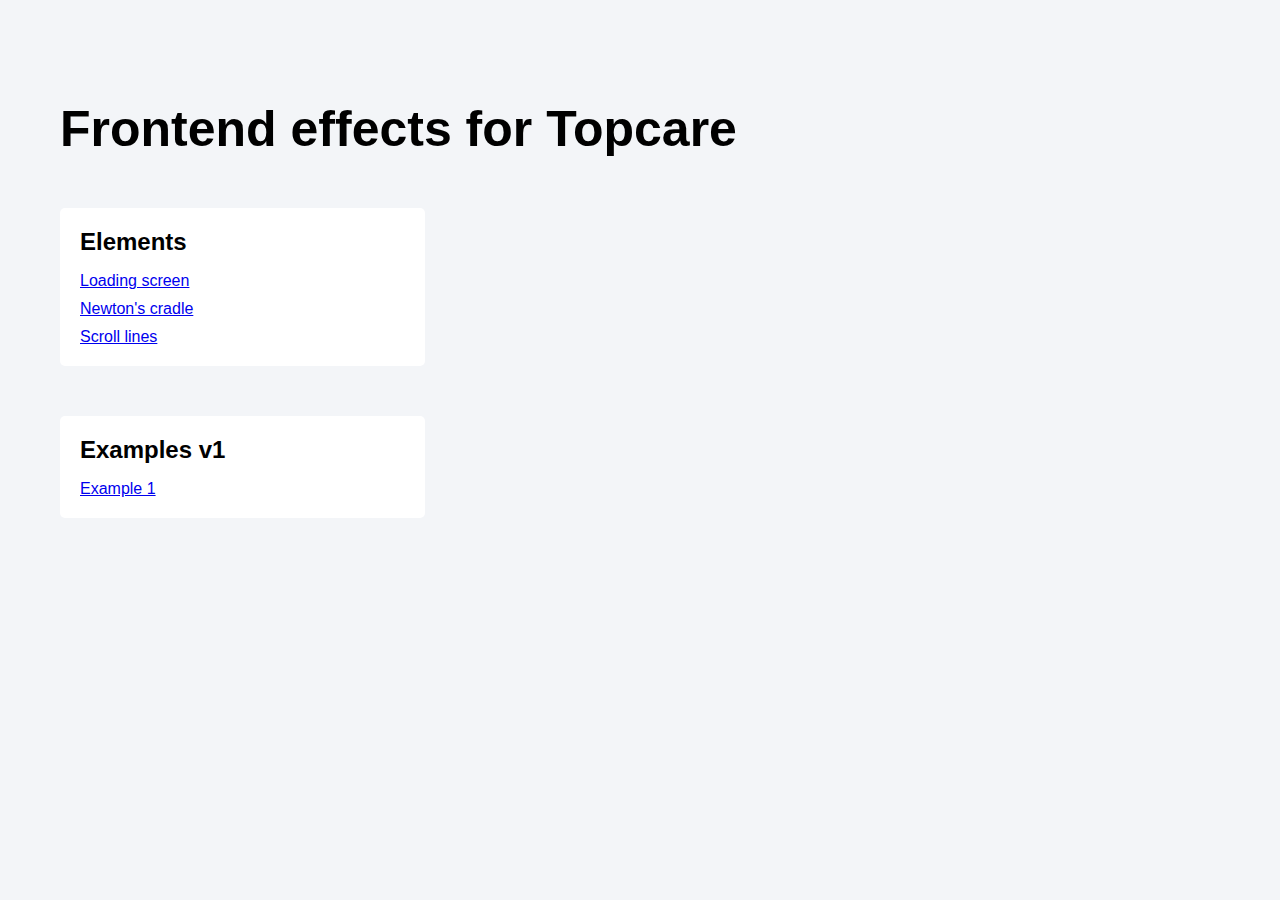
<file: index.html>
<!DOCTYPE html>
<html lang="en">

<head>
    <meta charset="UTF-8">
    <meta http-equiv="X-UA-Compatible" content="IE=edge">
    <meta name="viewport" content="width=device-width, initial-scale=1.0">
    <link rel="stylesheet" href="./styles/homeStyle.css">
    <title>Home</title>
</head>

<body>
    <header>
        <h1>Frontend effects for Topcare</h1>
    </header>
    <main>
        <section>
            <article>
                <h2>Elements</h2>
                <ul>
                    <li><a href="./pages/logo-1.html">Loading screen</a></li>
                    <li><a href="./pages/newton.html">Newton's cradle</a></li>
                    <li><a href="./pages/scrollLines.html">Scroll lines</a></li>
                </ul>
            </article>
        </section>
        <section>
            <article>
                <h2>Examples v1</h2>
                <ul>
                    <li><a href="./pages/examples-v1/example1.html">Example 1</a></li>
                </ul>
            </article>
        </section>
    </main>
</body>

</html>
</file>
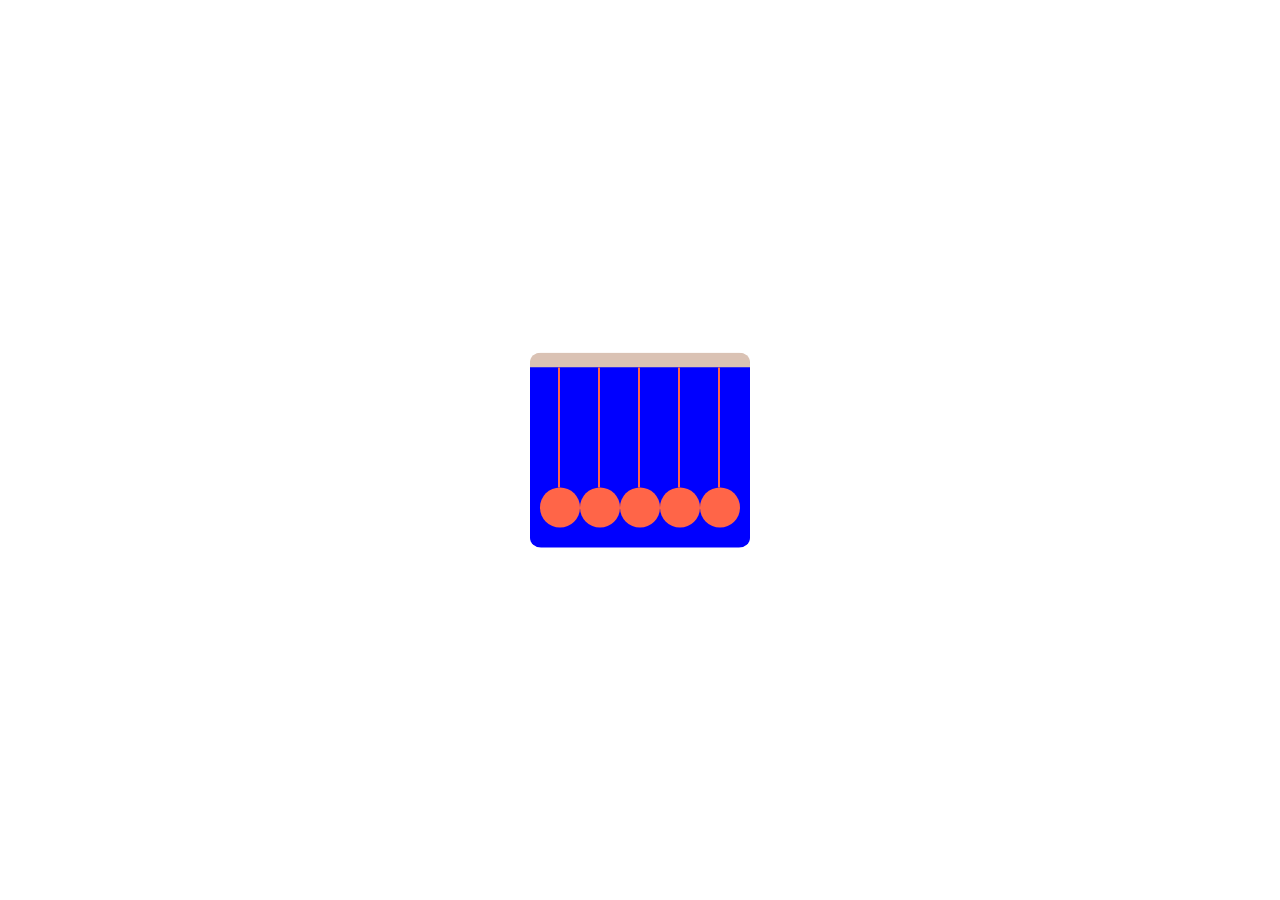
<file: pages/newton.html>
<!DOCTYPE html>
<html lang="en">
<head>
    <meta charset="UTF-8">
    <meta http-equiv="X-UA-Compatible" content="IE=edge">
    <meta name="viewport" content="width=device-width, initial-scale=1.0">
    <title>Newton's cradle</title>
    <link rel="stylesheet" href="../styles/newton.css">
</head>
<body>
    <div class="pendulum">
        <div class="pendulum_box">
          <div class="ball first"></div>
            <div class="ball"></div>
            <div class="ball"></div>
            <div class="ball"></div>
            <div class="ball last"></div>
        </div>
      </div>
</body>
</html>
</file>
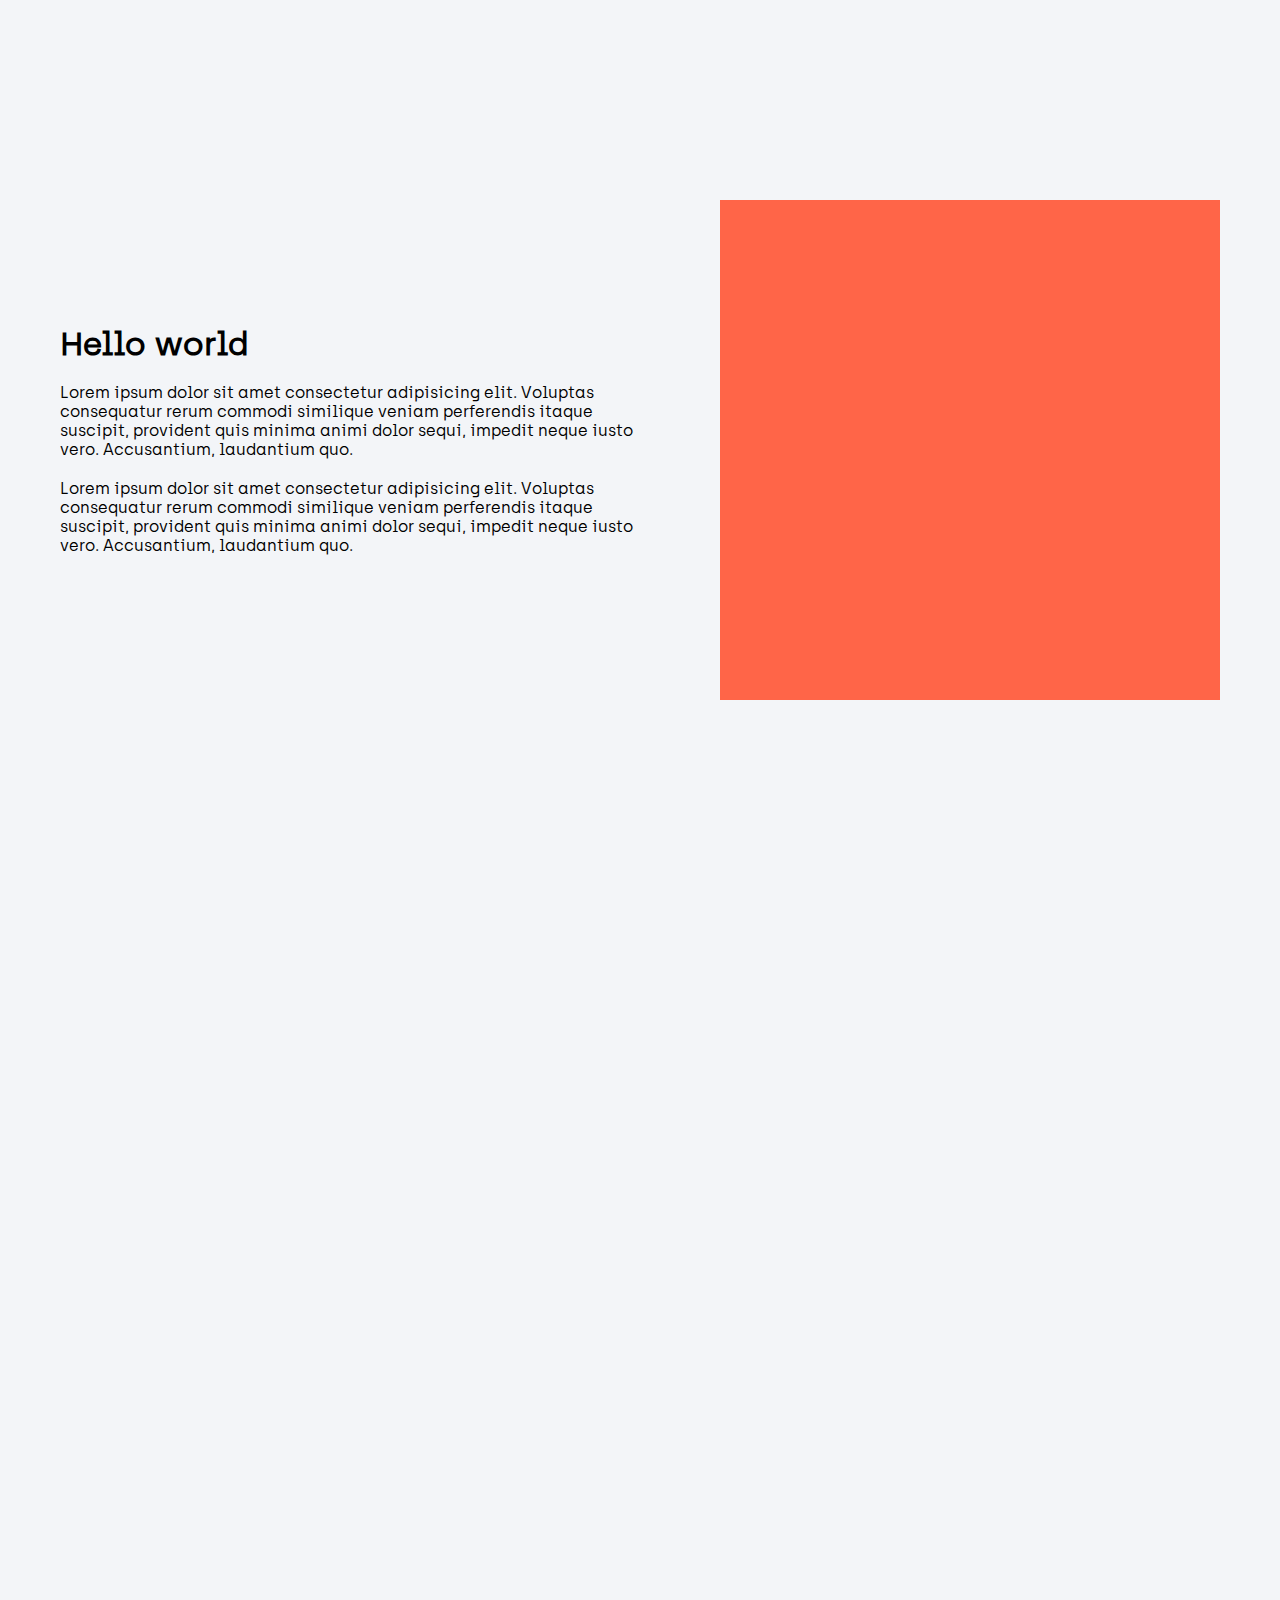
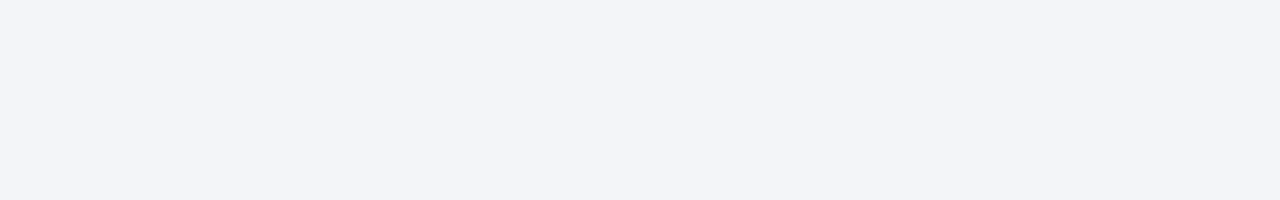
<file: pages/scrollLines.html>
<!DOCTYPE html>
<html lang="en">

<head>
    <meta charset="UTF-8">
    <meta http-equiv="X-UA-Compatible" content="IE=edge">
    <meta name="viewport" content="width=device-width, initial-scale=1.0">
    <title>Document</title>
    <link rel="stylesheet" href="../styles/scrollLines.css">
    <script src="http://ajax.googleapis.com/ajax/libs/jquery/1.7.1/jquery.min.js" type="text/javascript"></script>
    <script src="../scripts/scrollLines.js" defer></script>
</head>

<body>
    <!-- <section>

    </section> -->
    <section>
        <div class="container">
            <div class="content">
                <h1>Hello world</h1>
                <p>Lorem ipsum dolor sit amet consectetur adipisicing elit. Voluptas consequatur rerum commodi similique
                    veniam perferendis itaque suscipit, provident quis minima animi dolor sequi, impedit neque iusto vero.
                    Accusantium, laudantium quo.</p>
                <p>Lorem ipsum dolor sit amet consectetur adipisicing elit. Voluptas consequatur rerum commodi similique
                    veniam perferendis itaque suscipit, provident quis minima animi dolor sequi, impedit neque iusto vero.
                    Accusantium, laudantium quo.</p>
            </div>
            <div class="visual">
                <img src="../images/ball-line-1.png" alt="" id="ball-line-1" class="ball-line-1">
                <img src="../images/ball-line-2.png" alt="" id="ball-line-2" class="ball-line-2">
            </div>
        </div>
    </section>
    <section></section>
</body>

</html>
</file>
<file: styles/homeStyle.css>
* {
    margin: 0;
    padding: 0;
    box-sizing: border-box;
}

body {
    background-color: #F3F5F8;
    font-family: 'Arial';
}

header, main {
    padding: 0 60px;
}

section {
    padding-top: 50px;
    max-width: 1200px;
    margin: auto;
    display: flex;
    gap: 30px;
    flex-wrap: wrap;
}

h1 {
    padding-top: 100px;
    max-width: 1200px;
    margin: auto;
    font-size: 50px;
}

h2 {
    margin-bottom: 16px;
}

article {
    width: calc(33% - 18px);
    background-color: white;
    padding: 20px;
    border-radius: 5px;
}

ul {
    display: flex;
    gap: 10px;
    flex-direction: column;
}

li {
    list-style: none;
}

.buttons-container {
    display: flex;
    gap: 10px;
    justify-content: space-between;
}
</file>
<file: styles/newton.css>
body{
  }
  .pendulum{
    position:absolute; 
    width: 220px;
    height: 180px;
    background-color: #0000FF;
    top:50%;
    left:  50%;
    border-radius: 5%;
    align-items: center;
    border-top: 15px solid #DAC2B4;
    transform: translate(-50%, -50%);
    }
  .pendulum_box{
    display: flex;
    padding: 120px 0 0 10px;
    position: absolute;
    flex: 1;
  }
  .ball{
    height: 40px;
    width: 40px;
    border-radius: 50%;
    background-color: #FF6548;
    position: relative;
    transform-origin: 50% -300%;
    
  }
    .ball::before{
      content: '';
      width: 2px;
      height: 120px;
      background-color: #FF6548
      ;
      left: 18px;
      top: -120px;
      position: absolute;
    }
  
  .ball.first{
    animation: firstball .9s alternate ease-in infinite;
  }
  
  @keyframes firstball{
    0%{
      transform: rotate(35deg);
    }
    50%{
      transform: rotate(0deg);
    }
  }
  
  .ball.last{
    animation: lastball .9s alternate ease-out infinite;
  }
  
  @keyframes lastball{
    50%{
      transform: rotate(0deg);
    }
    100%{
      transform: rotate(-35deg);
    }
  }
</file>
<file: styles/scrollLines.css>
* {
    margin: 0;
    padding: 0;
    box-sizing: border-box;
}

@font-face {
    font-family: 'Archia';
    src:  url('../fonts/Archia-Regular.otf') format('opentype');
}

body {
    background-color: #F3F5F8;
    font-family: 'Archia';
    overflow-x: hidden;
}

section {
    width: 100vw;
    height: 100vh;
    display: flex;
    align-items: center;
    justify-content: center;
}

.container {
    display: flex;
    gap: 60px;
    align-items: center;
}

.content {
    max-width: 600px;
}

h1, p {
    margin-bottom: 20px;
}

.visual {
    overflow: hidden;
    position: relative;
    width: 500px;
    height: 500px;
    background-color: #FF6548;
}

.ball-line-1 {
    transition: all 1s ease-in-out;
    position: absolute;
    right: 200px;
    width: 70px;
}

.ball-line-2 {
    transition: all 1s ease-in-out;
    position: absolute;
    left: -60px;
    bottom: 200px;
    height: 70px;
}
</file>
